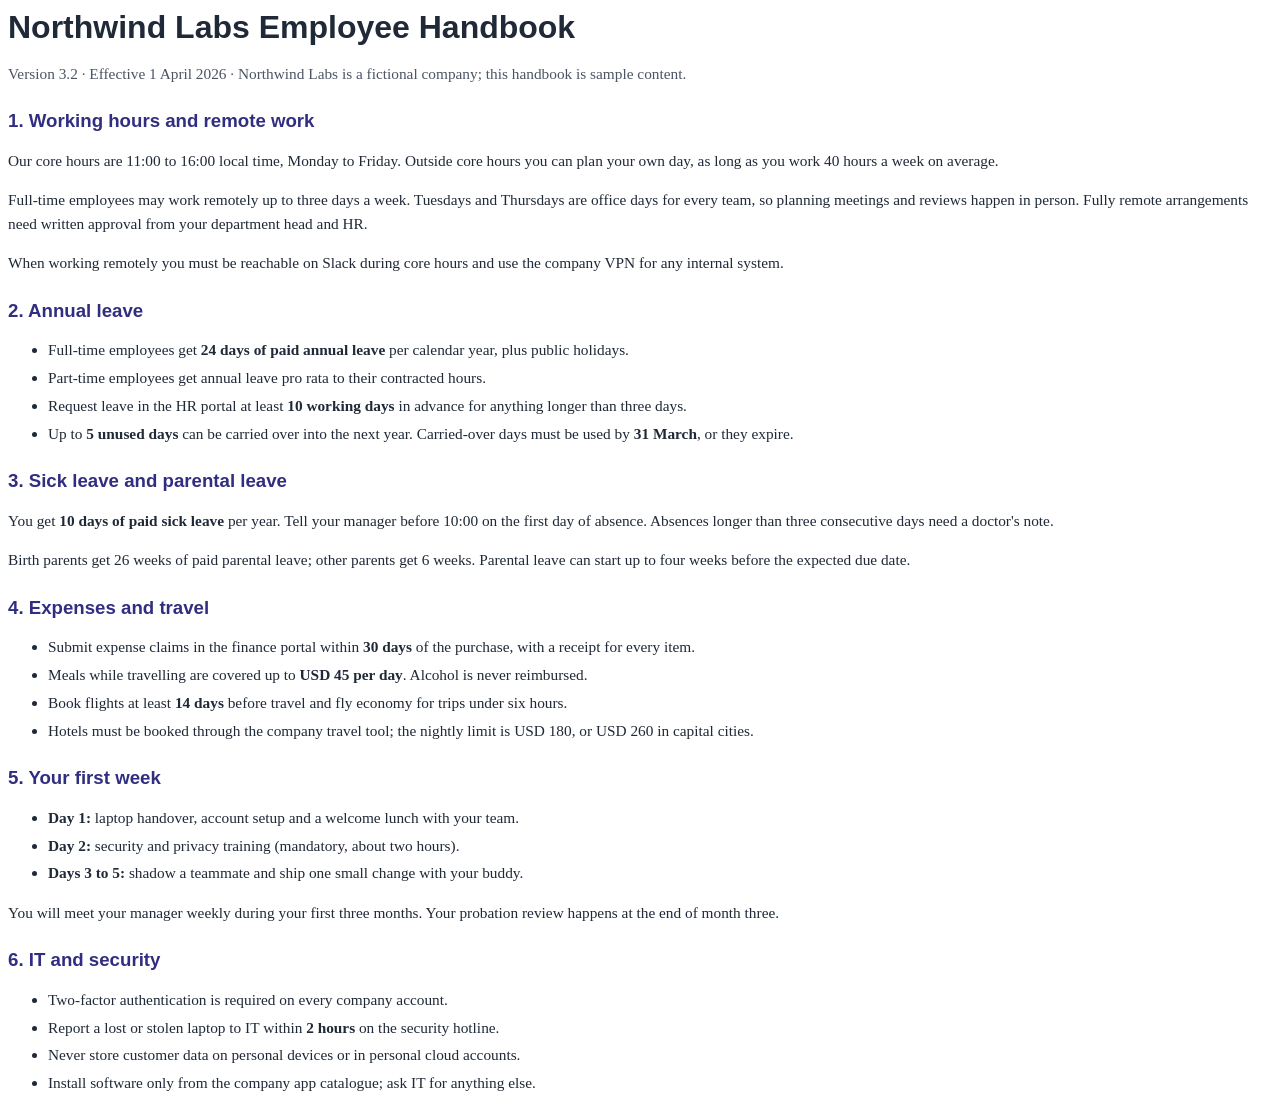
<file: samples/northwind-employee-handbook.html>
<!doctype html>
<html lang="en">
<head>
<meta charset="utf-8">
<title>Northwind Labs Employee Handbook</title>
<!-- Fictional company, written as a demo document for DocChat.
     Print to PDF: Chrome --headless --print-to-pdf=northwind-employee-handbook.pdf <this file> -->
<style>
  @page { size: A4; margin: 20mm 18mm; }
  body { font: 11.5pt/1.55 Georgia, serif; color: #1f2937; }
  h1 { font: 700 24pt/1.2 -apple-system, Helvetica, sans-serif; margin: 0 0 4pt; }
  h2 { font: 700 14pt/1.3 -apple-system, Helvetica, sans-serif; margin: 18pt 0 6pt; color: #312e81; }
  .lead { color: #4b5563; margin-bottom: 18pt; }
  section { break-before: page; }
  section:first-of-type { break-before: auto; }
  li { margin-bottom: 3pt; }
</style>
</head>
<body>
<h1>Northwind Labs Employee Handbook</h1>
<p class="lead">Version 3.2 · Effective 1 April 2026 · Northwind Labs is a fictional company; this handbook is sample content.</p>

<section>
<h2>1. Working hours and remote work</h2>
<p>Our core hours are 11:00 to 16:00 local time, Monday to Friday. Outside core hours you can plan your own day, as long as you work 40 hours a week on average.</p>
<p>Full-time employees may work remotely up to three days a week. Tuesdays and Thursdays are office days for every team, so planning meetings and reviews happen in person. Fully remote arrangements need written approval from your department head and HR.</p>
<p>When working remotely you must be reachable on Slack during core hours and use the company VPN for any internal system.</p>

<h2>2. Annual leave</h2>
<ul>
  <li>Full-time employees get <strong>24 days of paid annual leave</strong> per calendar year, plus public holidays.</li>
  <li>Part-time employees get annual leave pro rata to their contracted hours.</li>
  <li>Request leave in the HR portal at least <strong>10 working days</strong> in advance for anything longer than three days.</li>
  <li>Up to <strong>5 unused days</strong> can be carried over into the next year. Carried-over days must be used by <strong>31 March</strong>, or they expire.</li>
</ul>
</section>

<section>
<h2>3. Sick leave and parental leave</h2>
<p>You get <strong>10 days of paid sick leave</strong> per year. Tell your manager before 10:00 on the first day of absence. Absences longer than three consecutive days need a doctor's note.</p>
<p>Birth parents get 26 weeks of paid parental leave; other parents get 6 weeks. Parental leave can start up to four weeks before the expected due date.</p>

<h2>4. Expenses and travel</h2>
<ul>
  <li>Submit expense claims in the finance portal within <strong>30 days</strong> of the purchase, with a receipt for every item.</li>
  <li>Meals while travelling are covered up to <strong>USD 45 per day</strong>. Alcohol is never reimbursed.</li>
  <li>Book flights at least <strong>14 days</strong> before travel and fly economy for trips under six hours.</li>
  <li>Hotels must be booked through the company travel tool; the nightly limit is USD 180, or USD 260 in capital cities.</li>
</ul>
</section>

<section>
<h2>5. Your first week</h2>
<ul>
  <li><strong>Day 1:</strong> laptop handover, account setup and a welcome lunch with your team.</li>
  <li><strong>Day 2:</strong> security and privacy training (mandatory, about two hours).</li>
  <li><strong>Days 3 to 5:</strong> shadow a teammate and ship one small change with your buddy.</li>
</ul>
<p>You will meet your manager weekly during your first three months. Your probation review happens at the end of month three.</p>

<h2>6. IT and security</h2>
<ul>
  <li>Two-factor authentication is required on every company account.</li>
  <li>Report a lost or stolen laptop to IT within <strong>2 hours</strong> on the security hotline.</li>
  <li>Never store customer data on personal devices or in personal cloud accounts.</li>
  <li>Install software only from the company app catalogue; ask IT for anything else.</li>
</ul>
</section>
</body>
</html>
</file>
